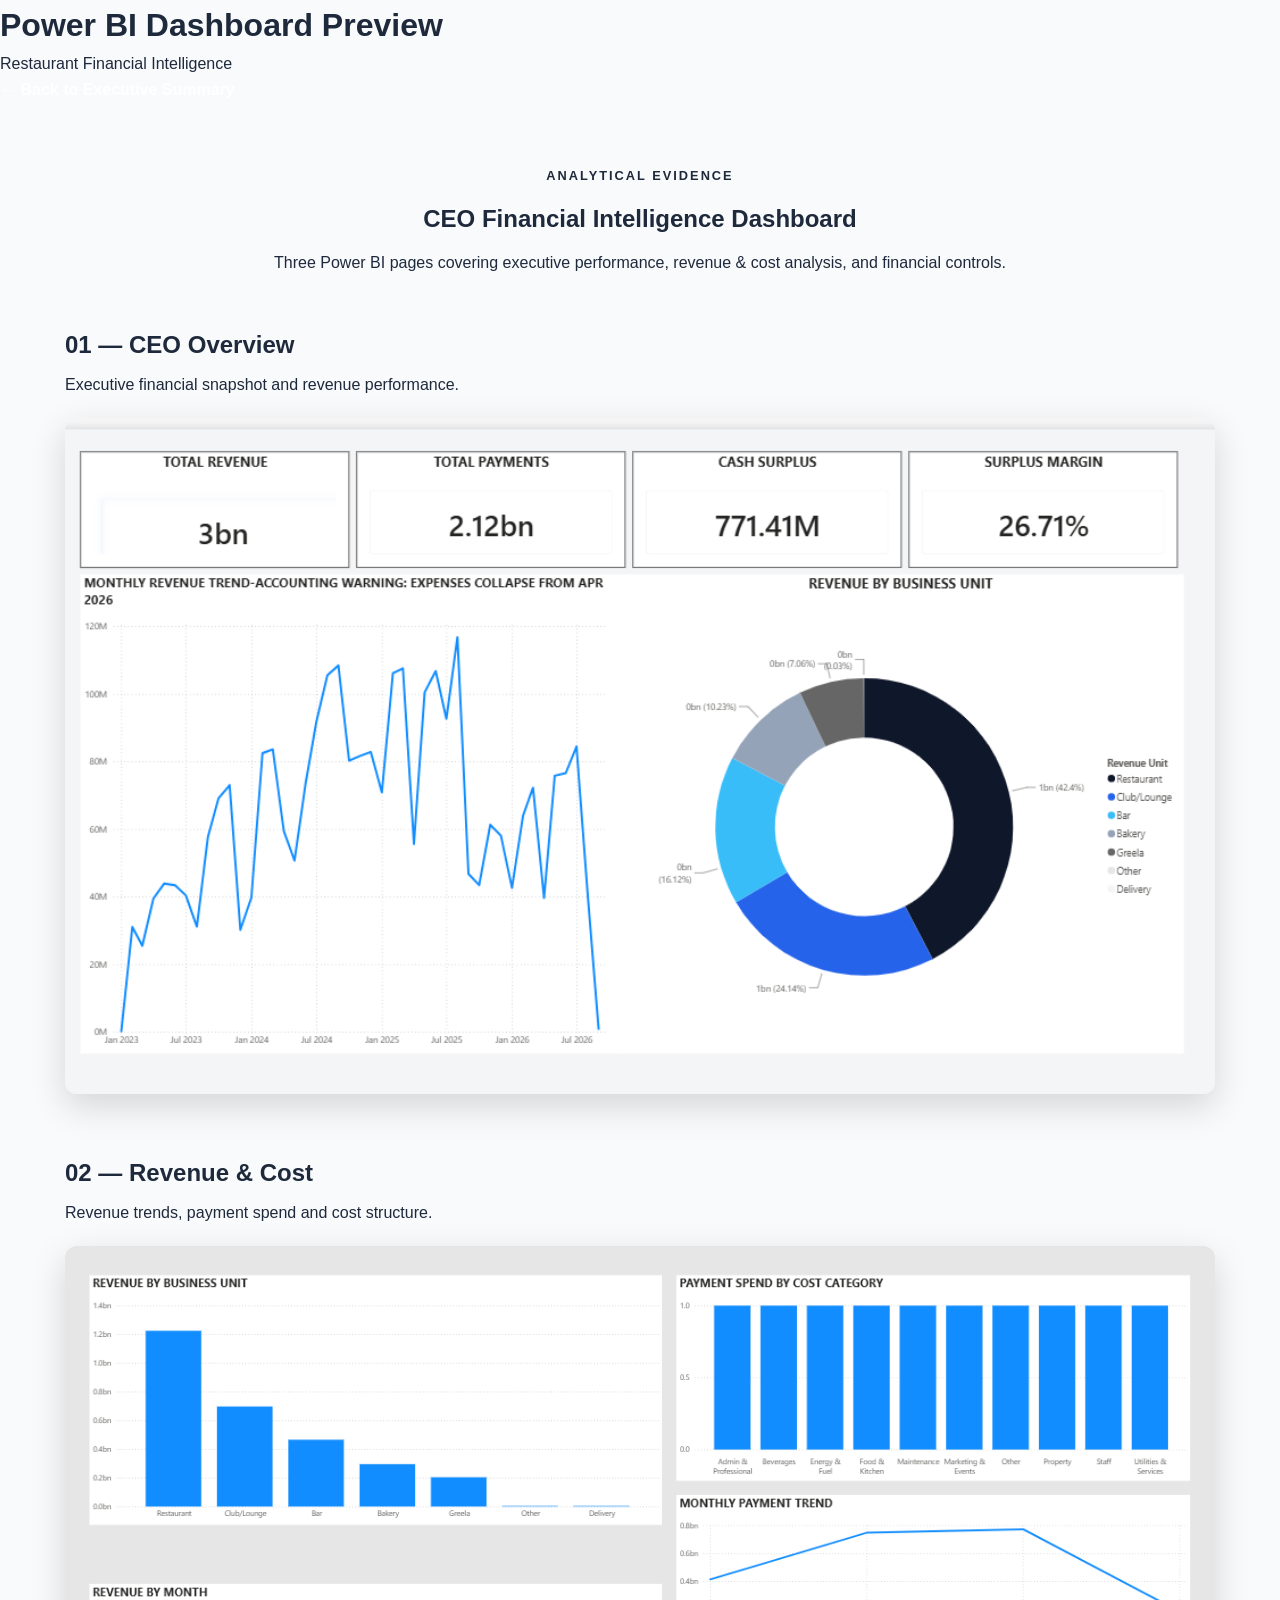
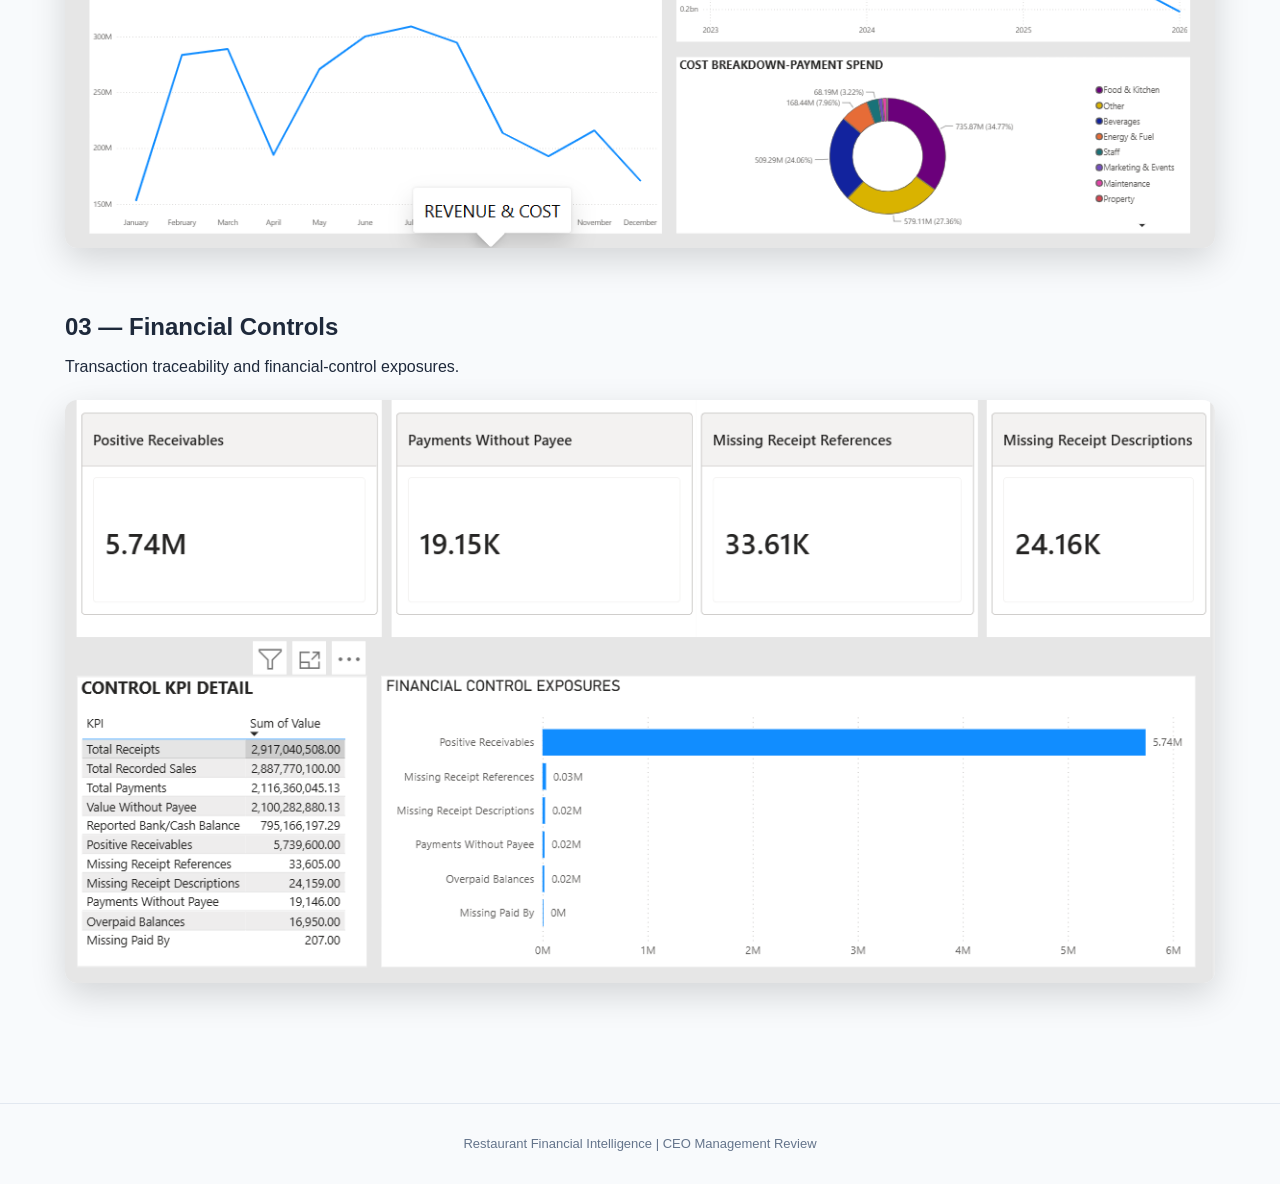
<file: website/dashboard.html>
<!DOCTYPE html>
<html lang="en">
<head>
    <meta charset="UTF-8">
    <meta name="viewport" content="width=device-width, initial-scale=1.0">
    <title>Power BI Dashboard Preview</title>
    <link rel="stylesheet" href="style.css">
</head>

<body>

<header class="site-header">
    <div>
        <h1>Power BI Dashboard Preview</h1>
        <p>Restaurant Financial Intelligence</p>
    </div>

    <a href="index.html" class="back-link">← Back to Executive Summary</a>
</header>

<main class="dashboard-preview">

    <section class="preview-intro">
        <span>ANALYTICAL EVIDENCE</span>
        <h2>CEO Financial Intelligence Dashboard</h2>
        <p>
            Three Power BI pages covering executive performance,
            revenue & cost analysis, and financial controls.
        </p>
    </section>

    <section class="dashboard-page">
        <h2>01 — CEO Overview</h2>
        <p>Executive financial snapshot and revenue performance.</p>
        <img src="../screenshots/CEO_Overview.png" alt="CEO Overview Power BI Dashboard">
    </section>

    <section class="dashboard-page">
        <h2>02 — Revenue & Cost</h2>
        <p>Revenue trends, payment spend and cost structure.</p>
        <img src="../screenshots/Revenue_Cost.png" alt="Revenue and Cost Power BI Dashboard">
    </section>

    <section class="dashboard-page">
        <h2>03 — Financial Controls</h2>
        <p>Transaction traceability and financial-control exposures.</p>
        <img src="../screenshots/Financial_Controls.png" alt="Financial Controls Power BI Dashboard">
    </section>

</main>

<footer>
    <p>Restaurant Financial Intelligence | CEO Management Review</p>
</footer>

</body>
</html>
</file>
<file: website/style.css>
* {
    margin: 0;
    padding: 0;
    box-sizing: border-box;
}

:root {
    --navy: #0f172a;
    --blue: #2563eb;
    --blue-light: #eff6ff;
    --red: #b91c1c;
    --red-light: #fef2f2;
    --text: #1e293b;
    --muted: #64748b;
    --border: #e2e8f0;
    --white: #ffffff;
    --background: #f8fafc;
}

body {
    font-family: "Segoe UI", Arial, sans-serif;
    background: var(--background);
    color: var(--text);
    line-height: 1.6;
}

/* HEADER */

.topbar {
    background: var(--navy);
    color: white;
    padding: 28px 7%;
    display: flex;
    justify-content: space-between;
    align-items: center;
}

.topbar h1 {
    font-size: 28px;
    font-weight: 650;
    letter-spacing: -0.5px;
}

.topbar p {
    color: #cbd5e1;
    margin-top: 4px;
}

.status {
    color: #cbd5e1;
    font-size: 14px;
}

.status span {
    color: #22c55e;
}

/* MAIN */

main {
    max-width: 1250px;
    margin: auto;
    padding: 55px 6%;
}

/* HERO */

.hero {
    background: white;
    border: 1px solid var(--border);
    border-left: 5px solid var(--blue);
    border-radius: 12px;
    padding: 42px;
    margin-bottom: 55px;
}

.eyebrow {
    color: var(--blue);
    font-size: 12px;
    font-weight: 700;
    letter-spacing: 1.5px;
}

.hero h2 {
    max-width: 900px;
    font-size: 34px;
    line-height: 1.2;
    margin: 12px 0 16px;
    color: var(--navy);
}

.hero p {
    max-width: 900px;
    color: var(--muted);
    font-size: 16px;
}

/* SECTION HEADINGS */

.section-heading {
    margin-bottom: 22px;
}

.section-heading h2 {
    color: var(--navy);
    font-size: 26px;
    margin-top: 5px;
}

/* KPI */

.kpi-grid {
    display: grid;
    grid-template-columns: repeat(4, 1fr);
    gap: 18px;
    margin-bottom: 65px;
}

.kpi-card {
    background: white;
    border: 1px solid var(--border);
    border-radius: 10px;
    padding: 25px;
}

.kpi-card span {
    display: block;
    color: var(--muted);
    font-size: 12px;
    font-weight: 700;
    letter-spacing: .5px;
}

.kpi-card strong {
    display: block;
    color: var(--navy);
    font-size: 27px;
    margin: 8px 0;
}

.kpi-card small {
    color: var(--muted);
}

/* FINDINGS */

.findings-grid {
    display: grid;
    grid-template-columns: repeat(3, 1fr);
    gap: 20px;
    margin-bottom: 65px;
}

.findings-grid article {
    background: white;
    border: 1px solid var(--border);
    border-radius: 10px;
    padding: 28px;
}

.number {
    color: var(--blue);
    font-size: 13px;
    font-weight: 700;
}

.findings-grid h3 {
    color: var(--navy);
    font-size: 18px;
    margin: 10px 0;
}

.findings-grid p {
    color: var(--muted);
    font-size: 14px;
}

.note {
    color: var(--muted);
    font-size: 13px;
    margin-top: 22px;
    margin-bottom: 40px;
}

/* RISK */

.risk-section {
    margin-bottom: 65px;
}

.risk-grid {
    display: grid;
    grid-template-columns: repeat(4, 1fr);
    gap: 18px;
}

.risk-card {
    background: var(--red-light);
    border: 1px solid #fecaca;
    border-radius: 10px;
    padding: 25px;
}

.risk-card strong {
    display: block;
    color: var(--red);
    font-size: 25px;
}

.risk-card span {
    color: #7f1d1d;
    font-size: 13px;
}

/* WARNING */

.warning {
    background: var(--red-light);
    border: 1px solid #fecaca;
    border-left: 5px solid var(--red);
    border-radius: 10px;
    padding: 32px;
    margin-bottom: 65px;
}

.warning .eyebrow {
    color: var(--red);
}

.warning h2 {
    color: #7f1d1d;
    font-size: 25px;
    margin: 8px 0 12px;
}

.warning p {
    color: #7f1d1d;
    font-size: 14px;
    max-width: 900px;
    margin-top: 8px;
}

/* RECOMMENDATIONS */

.recommendations {
    background: var(--navy);
    color: white;
    padding: 42px;
    border-radius: 12px;
    margin-bottom: 65px;
}

.recommendations .section-heading h2 {
    color: white;
}

.recommendation-list {
    display: grid;
    grid-template-columns: repeat(2, 1fr);
    gap: 28px;
}

.recommendation-list div {
    border-top: 1px solid #334155;
    padding-top: 20px;
}

.recommendation-list strong {
    font-size: 15px;
}

.recommendation-list p {
    color: #cbd5e1;
    font-size: 14px;
    margin-top: 8px;
}

/* TAKEAWAY */

.takeaway {
    background: var(--blue-light);
    border: 1px solid #bfdbfe;
    border-radius: 12px;
    padding: 38px;
    margin-bottom: 65px;
}

.takeaway h2 {
    color: var(--navy);
    font-size: 27px;
    margin: 8px 0 12px;
}

.takeaway p {
    color: var(--muted);
    max-width: 900px;
}

/* DASHBOARD */

.dashboard-section {
    margin-bottom: 50px;
}

.dashboard-placeholder {
    background: white;
    border: 1px solid var(--border);
    border-radius: 12px;
    padding: 45px;
    text-align: center;
}

.dashboard-placeholder h3 {
    color: var(--navy);
    font-size: 21px;
}

.dashboard-placeholder p {
    color: var(--muted);
    max-width: 650px;
    margin: 8px auto 22px;
}

button {
    background: var(--blue);
    color: white;
    border: none;
    padding: 12px 24px;
    border-radius: 7px;
    font-size: 14px;
    font-weight: 600;
    cursor: pointer;
}

button:hover {
    opacity: .9;
}

/* FOOTER */

footer {
    border-top: 1px solid var(--border);
    padding: 25px 7%;
    text-align: center;
    color: var(--muted);
    font-size: 13px;
}

/* MOBILE */

@media (max-width: 900px) {

    .kpi-grid,
    .risk-grid {
        grid-template-columns: repeat(2, 1fr);
    }

    .findings-grid,
    .recommendation-list {
        grid-template-columns: 1fr;
    }

    .topbar {
        flex-direction: column;
        align-items: flex-start;
        gap: 15px;
    }
}

@media (max-width: 600px) {

    main {
        padding: 30px 5%;
    }

    .kpi-grid,
    .risk-grid {
        grid-template-columns: 1fr;
    }

    .hero {
        padding: 28px;
    }

    .hero h2 {
        font-size: 27px;
    }

    .recommendations {
        padding: 28px;
    }
}

/* Dashboard Preview */

.back-link {
    color: white;
    text-decoration: none;
    font-weight: 600;
}

.dashboard-preview {
    max-width: 1200px;
    margin: 0 auto;
    padding: 60px 25px;
}

.preview-intro {
    text-align: center;
    margin-bottom: 50px;
}

.preview-intro span {
    font-size: 0.8rem;
    font-weight: 700;
    letter-spacing: 2px;
}

.preview-intro h2 {
    margin: 12px 0;
}

.dashboard-page {
    margin-bottom: 60px;
}

.dashboard-page h2 {
    margin-bottom: 8px;
}

.dashboard-page p {
    margin-bottom: 20px;
}

.dashboard-page img {
    width: 100%;
    height: auto;
    display: block;
    border-radius: 12px;
    box-shadow: 0 12px 35px rgba(0, 0, 0, 0.15);
}

footer {
    text-align: center;
    padding: 30px;
}
</file>
